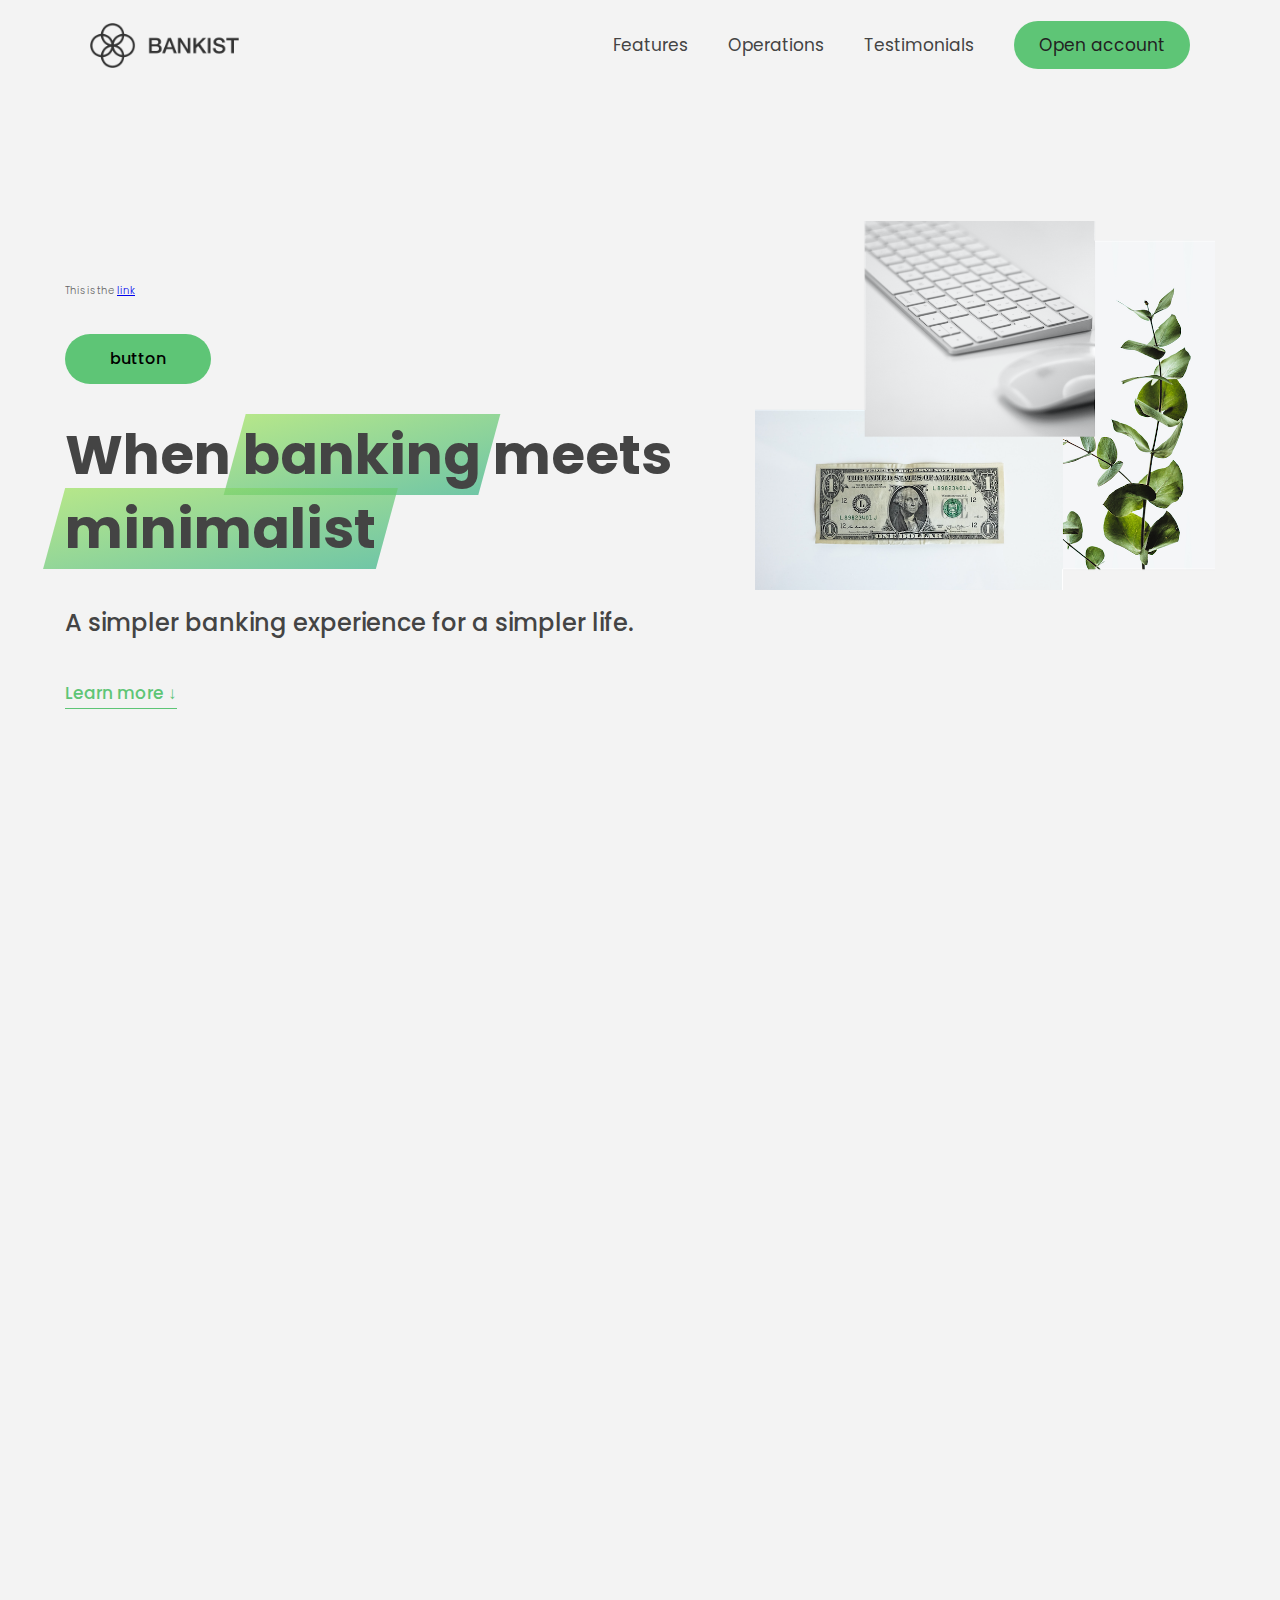
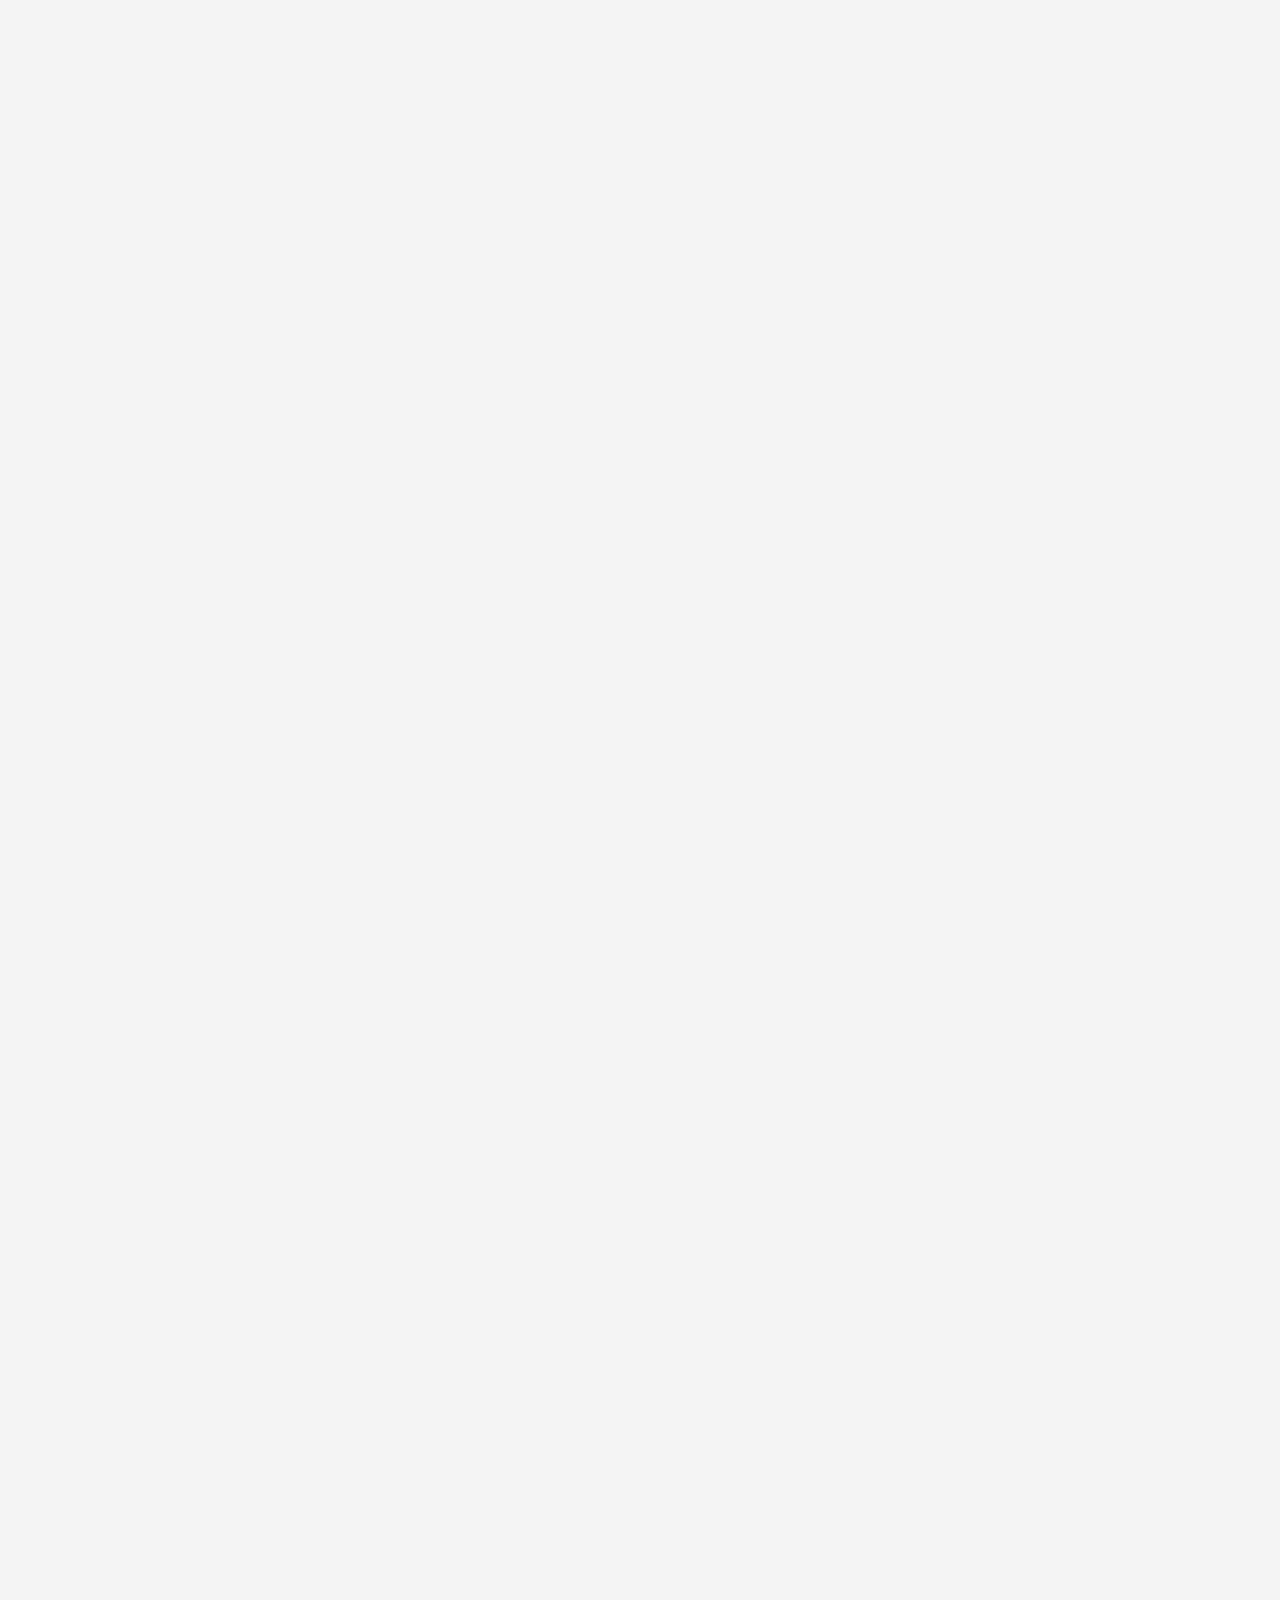
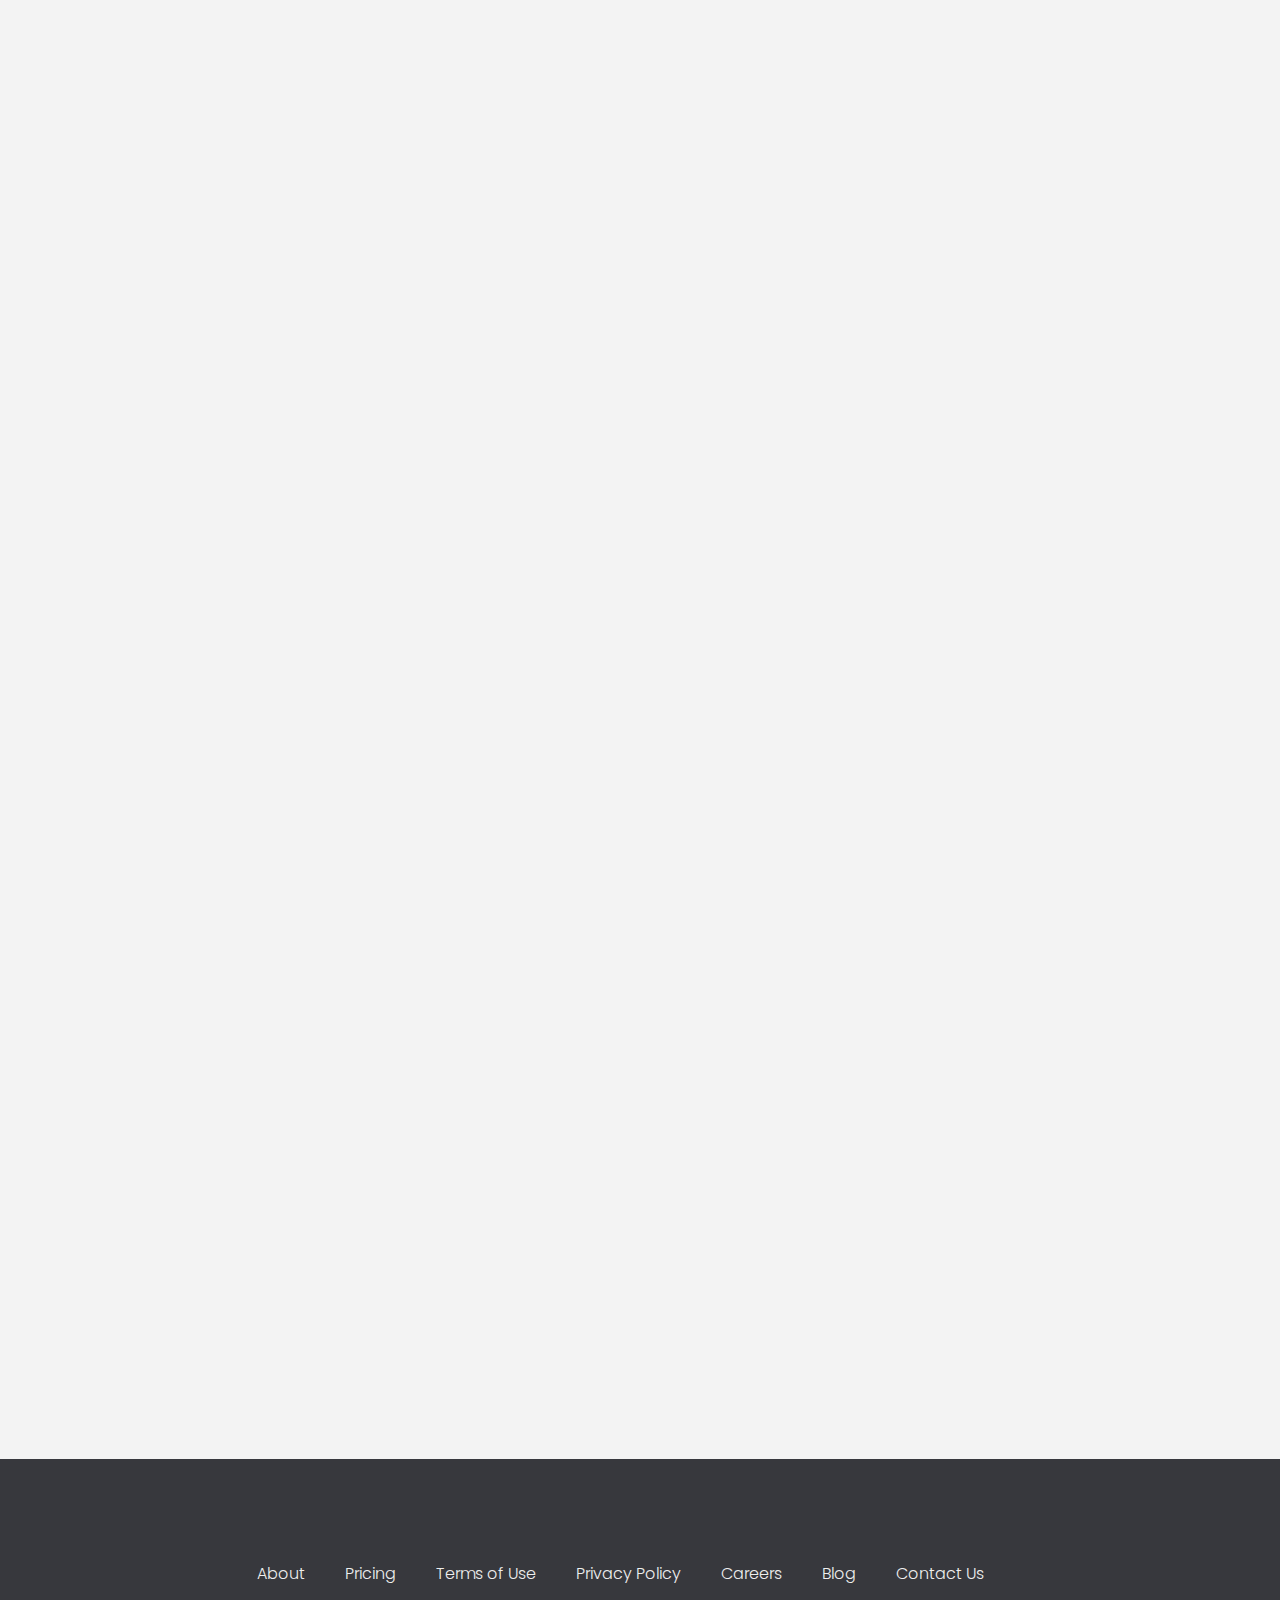
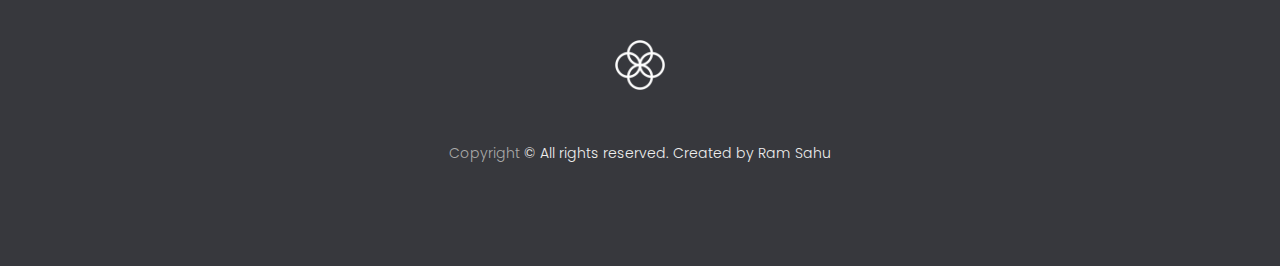
<file: Bank_web_Application/index.html>
<!DOCTYPE html>
<html lang="en">
  <head>
    <meta charset="UTF-8" />
    <meta name="viewport" content="width=device-width, initial-scale=1.0" />
    <meta http-equiv="X-UA-Compatible" content="ie=edge" />
    <link rel="shortcut icon" type="image/png" href="img/icon.png" />

    <link
      href="https://fonts.googleapis.com/css?family=Poppins:300,400,500,600&display=swap"
      rel="stylesheet"
    />
    <link rel="stylesheet" href="style.css" />
    <title>Bankist | When Banking meets Minimalist</title>
  </head>
  <body>
    <header class="header">
      <nav class="nav">
        <img
          src="img/logo.png"
          alt="Bankist logo"
          class="nav__logo"
          id="logo"
        />
        <ul class="nav__links">
          <li class="nav__item">
            <a class="nav__link" href="#section--1">Features</a>
          </li>
          <li class="nav__item">
            <a class="nav__link" href="#section--2">Operations</a>
          </li>
          <li class="nav__item">
            <a class="nav__link" href="#section--3">Testimonials</a>
          </li>
          <li class="nav__item">
            <a class="nav__link nav__link--btn btn--show-modal" href="#"
              >Open account</a
            >
          </li>
        </ul>
      </nav>

      <div class="header__title">
        <div class="container">
          <p class="para">This is the <a class="link" href="#block">link</a></p>
        </div>
        <button class="btn">button</button>

        <h1>
          When
          <!-- Green highlight effect -->
          <span class="highlight">banking</span>
          meets<br />
          <span class="highlight">minimalist</span>
        </h1>
        <h4>A simpler banking experience for a simpler life.</h4>
        <button class="btn--text btn--scroll-to">Learn more &DownArrow;</button>
        <img
          src="img/hero.png"
          class="header__img"
          alt="Minimalist bank items"
        />
      </div>
    </header>

    <section class="section" id="section--1">
      <div class="section__title">
        <h2 class="section__description">Features</h2>
        <h3 class="section__header">
          Everything you need in a modern bank and more.
        </h3>
      </div>

      <div class="features">
        <img
          src="img/digital-lazy.jpg"
          data-src="img/digital.jpg"
          alt="Computer"
          class="features__img lazy-img"
        />
        <div class="features__feature">
          <div class="features__icon">
            <svg>
              <use xlink:href="img/icons.svg#icon-monitor"></use>
            </svg>
          </div>
          <h5 class="features__header">100% digital bank</h5>
          <p>
            Lorem ipsum dolor sit amet consectetur adipisicing elit. Unde alias
            sint quos? Accusantium a fugiat porro reiciendis saepe quibusdam
            debitis ducimus.
          </p>
        </div>

        <div class="features__feature">
          <div class="features__icon">
            <svg>
              <use xlink:href="img/icons.svg#icon-trending-up"></use>
            </svg>
          </div>
          <h5 class="features__header">Watch your money grow</h5>
          <p>
            Nesciunt quos autem dolorum voluptates cum dolores dicta fuga
            inventore ab? Nulla incidunt eius numquam sequi iste pariatur
            quibusdam!
          </p>
        </div>
        <img
          src="img/grow-lazy.jpg"
          data-src="img/grow.jpg"
          alt="Plant"
          class="features__img lazy-img"
        />

        <img
          src="img/card-lazy.jpg"
          data-src="img/card.jpg"
          alt="Credit card"
          class="features__img lazy-img"
        />
        <div class="features__feature">
          <div class="features__icon">
            <svg>
              <use xlink:href="img/icons.svg#icon-credit-card"></use>
            </svg>
          </div>
          <h5 class="features__header">Free debit card included</h5>
          <p>
            Quasi, fugit in cumque cupiditate reprehenderit debitis animi enim
            eveniet consequatur odit quam quos possimus assumenda dicta fuga
            inventore ab.
          </p>
        </div>
      </div>
    </section>

    <section class="section" id="section--2">
      <div class="section__title">
        <h2 class="section__description">Operations</h2>
        <h3 class="section__header">
          Everything as simple as possible, but no simpler.
        </h3>
      </div>

      <div class="operations">
        <div class="operations__tab-container">
          <button
            class="btn operations__tab operations__tab--1 operations__tab--active"
            data-tab="1"
          >
            <span>01</span>Instant Transfers
          </button>
          <button class="btn operations__tab operations__tab--2" data-tab="2">
            <span>02</span>Instant Loans
          </button>
          <button class="btn operations__tab operations__tab--3" data-tab="3">
            <span>03</span>Instant Closing
          </button>
        </div>
        <div
          class="operations__content operations__content--1 operations__content--active"
        >
          <div class="operations__icon operations__icon--1">
            <svg>
              <use xlink:href="img/icons.svg#icon-upload"></use>
            </svg>
          </div>
          <h5 class="operations__header">
            Tranfser money to anyone, instantly! No fees, no BS.
          </h5>
          <p>
            Lorem ipsum dolor sit amet, consectetur adipisicing elit, sed do
            eiusmod tempor incididunt ut labore et dolore magna aliqua. Ut enim
            ad minim veniam, quis nostrud exercitation ullamco laboris nisi ut
            aliquip ex ea commodo consequat.
          </p>
        </div>

        <div class="operations__content operations__content--2">
          <div class="operations__icon operations__icon--2">
            <svg>
              <use xlink:href="img/icons.svg#icon-home"></use>
            </svg>
          </div>
          <h5 class="operations__header">
            Buy a home or make your dreams come true, with instant loans.
          </h5>
          <p>
            Duis aute irure dolor in reprehenderit in voluptate velit esse
            cillum dolore eu fugiat nulla pariatur. Excepteur sint occaecat
            cupidatat non proident, sunt in culpa qui officia deserunt mollit
            anim id est laborum.
          </p>
        </div>
        <div class="operations__content operations__content--3">
          <div class="operations__icon operations__icon--3">
            <svg>
              <use xlink:href="img/icons.svg#icon-user-x"></use>
            </svg>
          </div>
          <h5 class="operations__header">
            No longer need your account? No problem! Close it instantly.
          </h5>
          <p>
            Excepteur sint occaecat cupidatat non proident, sunt in culpa qui
            officia deserunt mollit anim id est laborum. Ut enim ad minim
            veniam, quis nostrud exercitation ullamco laboris nisi ut aliquip ex
            ea commodo consequat.
          </p>
        </div>
      </div>
    </section>

    <section class="section" id="section--3">
      <div class="section__title section__title--testimonials">
        <h2 class="section__description">Not sure yet?</h2>
        <h3 class="section__header">
          Millions of Bankists are already making their lifes simpler.
        </h3>
      </div>

      <div class="slider">
        <div class="slide slide--1">
          <div class="testimonial">
            <h5 class="testimonial__header">Best financial decision ever!</h5>
            <blockquote class="testimonial__text">
              Lorem ipsum dolor sit, amet consectetur adipisicing elit.
              Accusantium quas quisquam non? Quas voluptate nulla minima
              deleniti optio ullam nesciunt, numquam corporis et asperiores
              laboriosam sunt, praesentium suscipit blanditiis. Necessitatibus
              id alias reiciendis, perferendis facere pariatur dolore veniam
              autem esse non voluptatem saepe provident nihil molestiae.
            </blockquote>
            <address class="testimonial__author">
              <img src="img/user-1.jpg" alt="" class="testimonial__photo" />
              <h6 class="testimonial__name">Aarav Lynn</h6>
              <p class="testimonial__location">San Francisco, USA</p>
            </address>
          </div>
        </div>

        <div class="slide slide--2">
          <div class="testimonial">
            <h5 class="testimonial__header">
              The last step to becoming a complete minimalist
            </h5>
            <blockquote class="testimonial__text">
              Quisquam itaque deserunt ullam, quia ea repellendus provident,
              ducimus neque ipsam modi voluptatibus doloremque, corrupti
              laborum. Incidunt numquam perferendis veritatis neque repellendus.
              Lorem, ipsum dolor sit amet consectetur adipisicing elit. Illo
              deserunt exercitationem deleniti.
            </blockquote>
            <address class="testimonial__author">
              <img src="img/user-2.jpg" alt="" class="testimonial__photo" />
              <h6 class="testimonial__name">Miyah Miles</h6>
              <p class="testimonial__location">London, UK</p>
            </address>
          </div>
        </div>

        <div class="slide slide--3">
          <div class="testimonial">
            <h5 class="testimonial__header">
              Finally free from old-school banks
            </h5>
            <blockquote class="testimonial__text">
              Debitis, nihil sit minus suscipit magni aperiam vel tenetur
              incidunt commodi architecto numquam omnis nulla autem,
              necessitatibus blanditiis modi similique quidem. Odio aliquam
              culpa dicta beatae quod maiores ipsa minus consequatur error sunt,
              deleniti saepe aliquid quos inventore sequi. Necessitatibus id
              alias reiciendis, perferendis facere.
            </blockquote>
            <address class="testimonial__author">
              <img src="img/user-3.jpg" alt="" class="testimonial__photo" />
              <h6 class="testimonial__name">Francisco Gomes</h6>
              <p class="testimonial__location">Lisbon, Portugal</p>
            </address>
          </div>
        </div>

        <!-- <div class="slide"><img src="img/img-1.jpg" alt="Photo 1" /></div>
        <div class="slide"><img src="img/img-2.jpg" alt="Photo 2" /></div>
        <div class="slide"><img src="img/img-3.jpg" alt="Photo 3" /></div>
        <div class="slide"><img src="img/img-4.jpg" alt="Photo 4" /></div>-->
        <button class="slider__btn slider__btn--left">&larr;</button>
        <button class="slider__btn slider__btn--right">&rarr;</button>
        <div class="dots"></div>
      </div>
    </section>

    <section class="section section--sign-up">
      <div class="section__title">
        <h3 class="section__header">
          The best day to join Bankist was one year ago. The second best is
          today!
        </h3>
      </div>
      <button class="btn btn--show-modal">Open your free account today!</button>
    </section>

    <footer class="footer">
      <ul class="footer__nav">
        <li class="footer__item">
          <a class="footer__link" href="#">About</a>
        </li>
        <li class="footer__item">
          <a class="footer__link" href="#">Pricing</a>
        </li>
        <li class="footer__item">
          <a class="footer__link" href="#">Terms of Use</a>
        </li>
        <li class="footer__item">
          <a class="footer__link" href="#">Privacy Policy</a>
        </li>
        <li class="footer__item">
          <a class="footer__link" href="#">Careers</a>
        </li>
        <li class="footer__item">
          <a class="footer__link" href="#">Blog</a>
        </li>
        <li class="footer__item">
          <a class="footer__link" href="#">Contact Us</a>
        </li>
      </ul>
      <img src="img/icon.png" alt="Logo" class="footer__logo" />
      <p class="footer__copyright">
      Copyright
        <a
          class="footer__link twitter-link"
          target="_blank"
          href="https://twitter.com/NotChunkyCode"
          > © All rights reserved. Created by Ram Sahu</a>


      </p>
    </footer>

    <div class="modal hidden">
      <button class="btn--close-modal">&times;</button>
      <h2 class="modal__header">
        Open your bank account <br />
        in just <span class="highlight">5 minutes</span>
      </h2>
      <form class="modal__form">
        <label>First Name</label>
        <input type="text" />
        <label>Last Name</label>
        <input type="text" />
        <label>Email Address</label>
        <input type="email" />
        <button class="btn">Next step &rarr;</button>
      </form>
    </div>
    <div class="overlay hidden"></div>

    <script src="script.js"></script>
  </body>
</html>
</file>
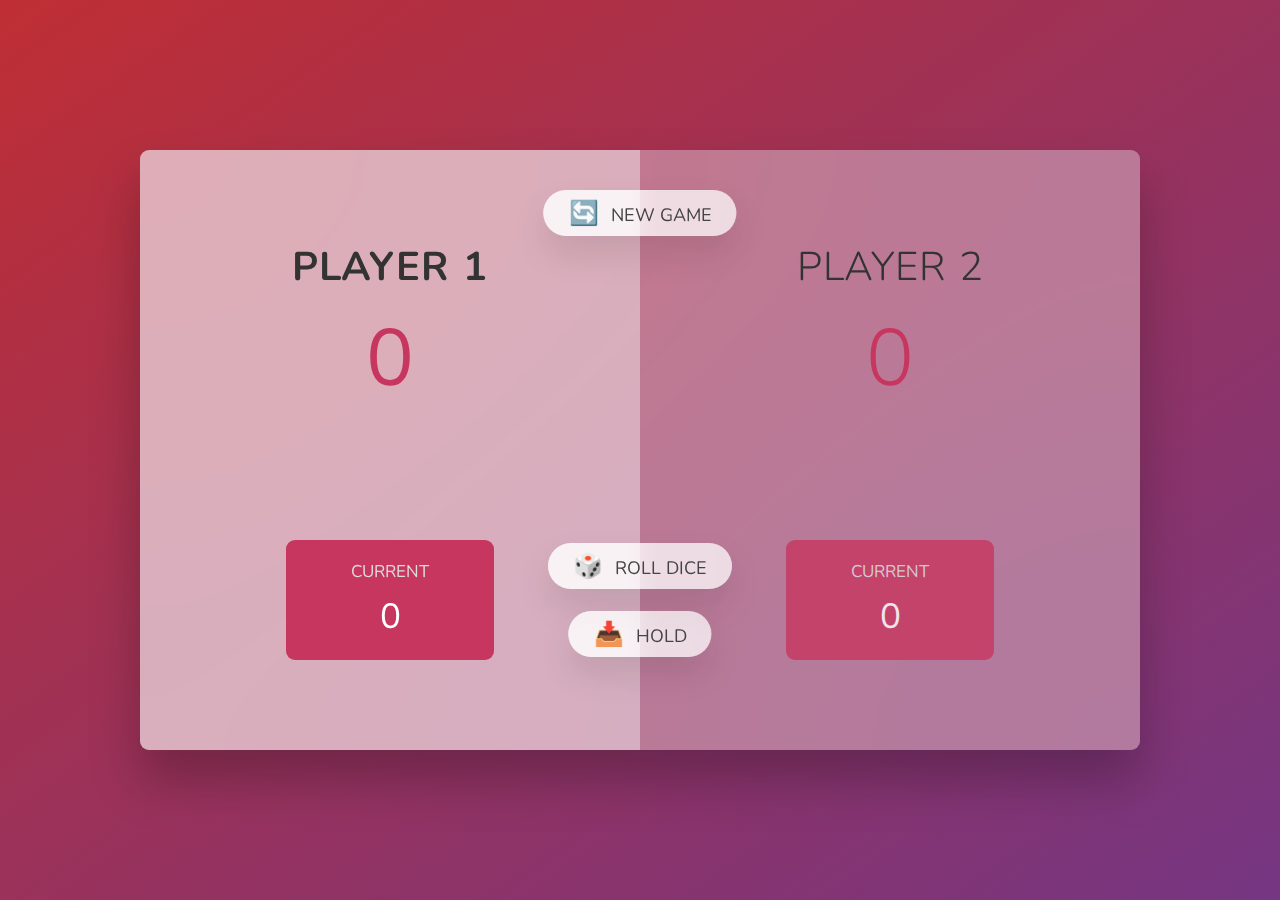
<file: First_100_pts_winner_Dice_game/index.html>
<!DOCTYPE html>
<html lang="en">
  <head>
    <meta charset="UTF-8" />
    <meta name="viewport" content="width=device-width, initial-scale=1.0" />
    <meta http-equiv="X-UA-Compatible" content="ie=edge" />
    <link rel="stylesheet" href="style.css" />
    <title>Pig Game</title>
  </head>
  <body>
    <main>
      <section class="player player--0 player--active">
        <h2 class="name" id="name--0">Player 1</h2>
        <p class="score" id="score--0">43</p>
        <div class="current">
          <p class="current-label">Current</p>
          <p class="current-score" id="current--0">0</p>
        </div>
      </section>
      <section class="player player--1">
        <h2 class="name" id="name--1">Player 2</h2>
        <p class="score" id="score--1">24</p>
        <div class="current">
          <p class="current-label">Current</p>
          <p class="current-score" id="current--1">0</p>
        </div>
      </section>

      <img src="dice-5.png" alt="Playing dice" class="dice" />
      <button class="btn btn--new">🔄 New game</button>
      <button class="btn btn--roll">🎲 Roll dice</button>
      <button class="btn btn--hold">📥 Hold</button>
    </main>
    <script src="script.js"></script>
  </body>
</html>
</file>
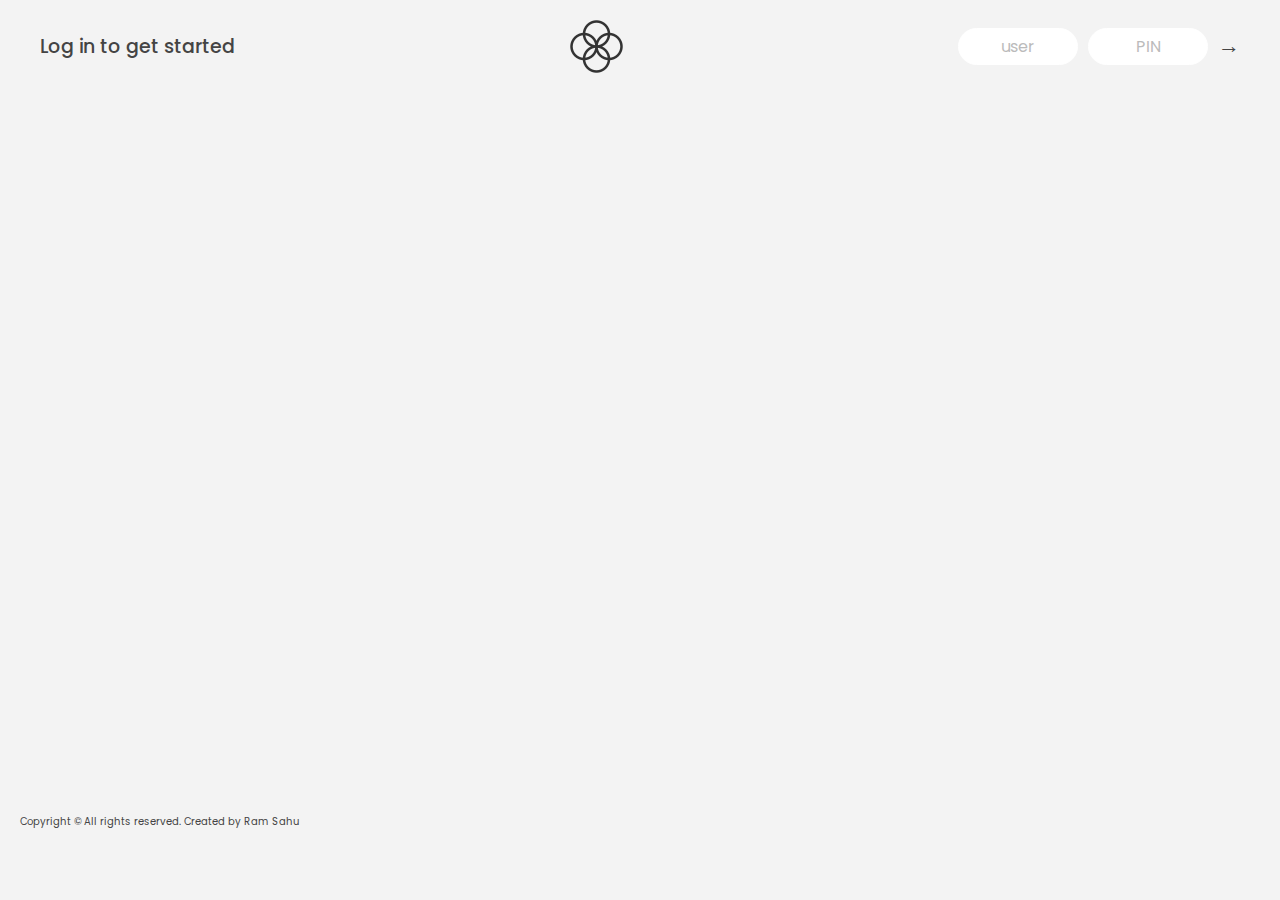
<file: Online Payment/index.html>
<!DOCTYPE html>
<html lang="en">
  <head>
    <meta charset="UTF-8" />
    <meta name="viewport" content="width=device-width, initial-scale=1.0" />
    <meta http-equiv="X-UA-Compatible" content="ie=edge" />
    <link rel="shortcut icon" type="image/png" href="/icon.png" />

    <link
      href="https://fonts.googleapis.com/css?family=Poppins:400,500,600&display=swap"
      rel="stylesheet"
    />

    <link rel="stylesheet" href="style.css" />
    <title>Bankist</title>
  </head>
  <body>
    <!-- TOP NAVIGATION -->
    <nav>
      <p class="welcome">Log in to get started</p>
      <img src="logo.png" alt="Logo" class="logo" />
      <form class="login">
        <input
          type="text"
          placeholder="user"
          class="login__input login__input--user"
        />
        <!-- In practice, use type="password" -->
        <input
          type="text"
          placeholder="PIN"
          maxlength="4"
          class="login__input login__input--pin"
        />
        <button class="login__btn">&rarr;</button>
      </form>
    </nav>

    <main class="app">
      <!-- BALANCE -->
      <div class="balance">
        <div>
          <p class="balance__label">Current balance</p>
          <p class="balance__date">
            As of <span class="date">05/03/2037</span>
          </p>
        </div>
        <p class="balance__value">0000€</p>
      </div>

      <!-- MOVEMENTS -->
      <div class="movements">
        <div class="movements__row">
          <div class="movements__type movements__type--deposit">2 deposit</div>
          <div class="movements__date">3 days ago</div>
          <div class="movements__value">4 000€</div>
        </div>

        <div class="movements__row">
          <div class="movements__type movements__type--withdrawal">
            1 withdrawal
          </div>
          <div class="movements__date">24/01/2037</div>
          <div class="movements__value">-378€</div>
        </div>
      </div>

      <!-- SUMMARY -->
      <div class="summary">
        <p class="summary__label">In</p>
        <p class="summary__value summary__value--in">0000€</p>
        <p class="summary__label">Out</p>
        <p class="summary__value summary__value--out">0000€</p>
        <p class="summary__label">Interest</p>
        <p class="summary__value summary__value--interest">0000€</p>
        <button class="btn--sort">&downarrow; SORT</button>
      </div>

      <!-- OPERATION: TRANSFERS -->
      <div class="operation operation--transfer">
        <h2>Transfer money</h2>
        <form class="form form--transfer">
          <input type="text" class="form__input form__input--to" />
          <input type="number" class="form__input form__input--amount" />
          <button class="form__btn form__btn--transfer">&rarr;</button>
          <label class="form__label">Transfer to</label>
          <label class="form__label">Amount</label>
        </form>
      </div>

      <!-- OPERATION: LOAN -->
      <div class="operation operation--loan">
        <h2>Request loan</h2>
        <form class="form form--loan">
          <input type="number" class="form__input form__input--loan-amount" />
          <button class="form__btn form__btn--loan">&rarr;</button>
          <label class="form__label form__label--loan">Amount</label>
        </form>
      </div>

      <!-- OPERATION: CLOSE -->
      <div class="operation operation--close">
        <h2>Close account</h2>
        <form class="form form--close">
          <input type="text" class="form__input form__input--user" />
          <input
            type="password"
            maxlength="6"
            class="form__input form__input--pin"
          />
          <button class="form__btn form__btn--close">&rarr;</button>
          <label class="form__label">Confirm user</label>
          <label class="form__label">Confirm PIN</label>
        </form>
      </div>

      <!-- LOGOUT TIMER -->
      <p class="logout-timer">
        You will be logged out in <span class="timer">05:00</span>
      </p>
    </main>

    <footer>
     Copyright © All rights reserved. Created by Ram Sahu
    </footer>

    <script src="script.js"></script>
  </body>
</html>
</file>
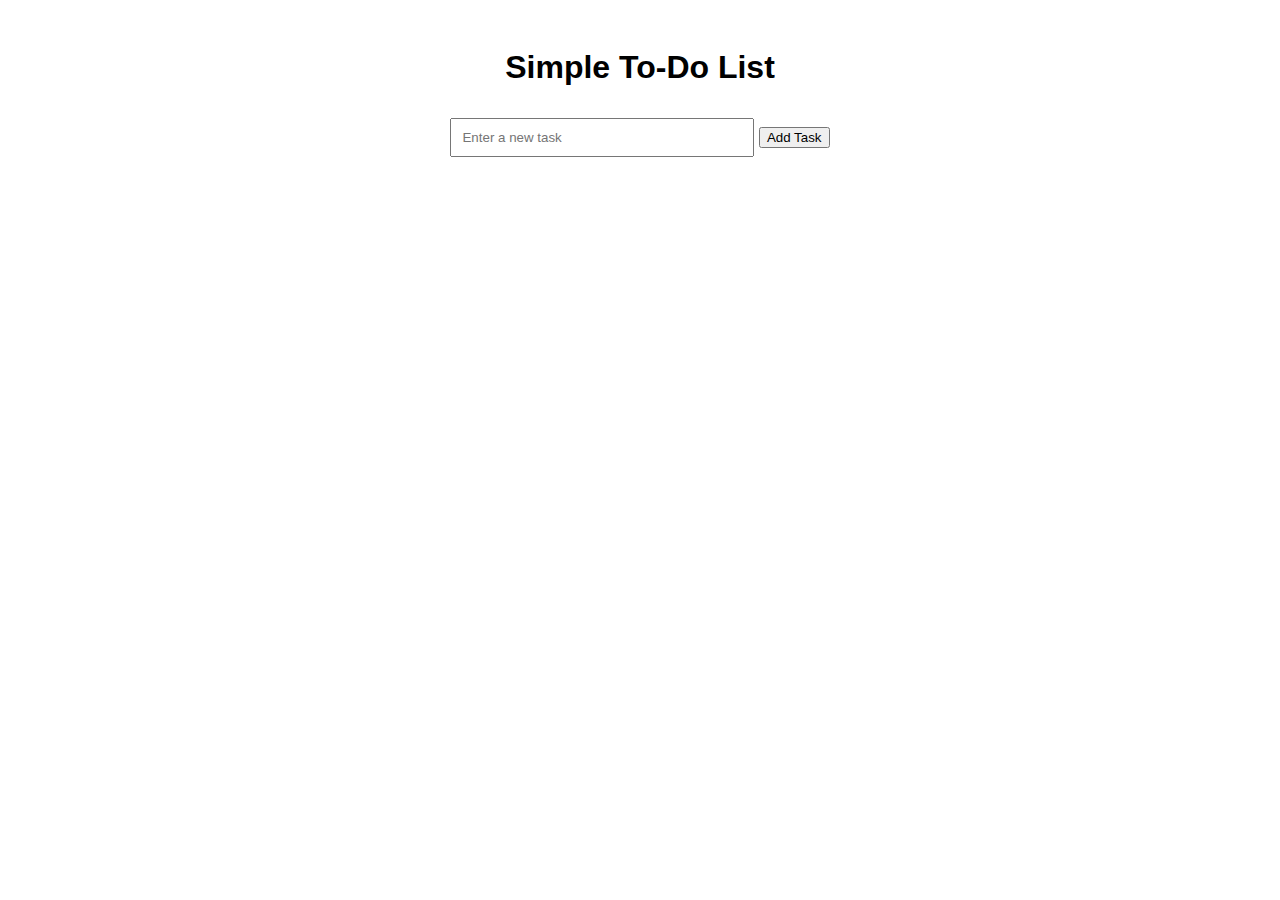
<file: todoList/index.html>
<!DOCTYPE html>
<html lang="en">

<head>
    <meta charset="UTF-8">
    <meta name="viewport" content="width=device-width, initial-scale=1.0">
    <title>Simple To-Do List</title>
    <style>
        body {
            font-family: Arial, sans-serif;
            padding: 20px;
        }

        .todo-container {
            max-width: 400px;
            margin: 0 auto;
            text-align: center;
        }

        input[type="text"] {
            width: 70%;
            padding: 10px;
            margin: 10px 0;
        }

        ul {
            list-style-type: none;
            padding: 0;
        }

        li {
            background-color: #f4f4f4;
            margin: 5px 0;
            padding: 10px;
            border-radius: 5px;
            display: flex;
            justify-content: space-between;
            align-items: center;
        }

        .remove-btn {
            background-color: red;
            color: white;
            border: none;
            padding: 5px;
            cursor: pointer;
        }
    </style>
</head>

<body>

    <div class="todo-container">
        <h1>Simple To-Do List</h1>
        <input type="text" id="task-input" placeholder="Enter a new task">
        <button id="add-task-btn">Add Task</button>
        <ul id="todo-list"></ul>
    </div>

    <script src="script.js"></script>
</body>

</html>
</file>
<file: Bank_web_Application/style.css>
/* The page is NOT responsive. You can implement responsiveness yourself if you wanna have some fun 😃 */

:root {
  --color-primary: #5ec576;
  --color-secondary: #ffcb03;
  --color-tertiary: #ff585f;
  --color-primary-darker: #4bbb7d;
  --color-secondary-darker: #ffbb00;
  --color-tertiary-darker: #fd424b;
  --color-primary-opacity: #5ec5763a;
  --color-secondary-opacity: #ffcd0331;
  --color-tertiary-opacity: #ff58602d;
  --gradient-primary: linear-gradient(to top left, #39b385, #9be15d);
  --gradient-secondary: linear-gradient(to top left, #ffb003, #ffcb03);
}

* {
  margin: 0;
  padding: 0;
  box-sizing: inherit;
}

html {
  font-size: 62.5%;
  box-sizing: border-box;
}

body {
  font-family: 'Poppins', sans-serif;
  font-weight: 300;
  color: #444;
  line-height: 1.9;
  background-color: #f3f3f3;
}

/* GENERAL ELEMENTS */
.section {
  padding: 15rem 3rem;
  border-top: 1px solid #ddd;

  transition: transform 1s, opacity 1s;
}

.section--hidden {
  opacity: 0;
  transform: translateY(8rem);
}

.section__title {
  max-width: 80rem;
  margin: 0 auto 8rem auto;
}

.section__description {
  font-size: 1.8rem;
  font-weight: 600;
  text-transform: uppercase;
  color: var(--color-primary);
  margin-bottom: 1rem;
}

.section__header {
  font-size: 4rem;
  line-height: 1.3;
  font-weight: 500;
}

.btn {
  display: inline-block;
  background-color: var(--color-primary);
  font-size: 1.6rem;
  font-family: inherit;
  font-weight: 500;
  border: none;
  padding: 1.25rem 4.5rem;
  border-radius: 10rem;
  cursor: pointer;
  transition: all 0.3s;
}

.btn:hover {
  background-color: var(--color-primary-darker);
}

.btn--text {
  display: inline-block;
  background: none;
  font-size: 1.7rem;
  font-family: inherit;
  font-weight: 500;
  color: var(--color-primary);
  border: none;
  border-bottom: 1px solid currentColor;
  padding-bottom: 2px;
  cursor: pointer;
  transition: all 0.3s;
}

p {
  color: #666;
}

/* This is BAD for accessibility! Don't do in the real world! */
button:focus {
  outline: none;
}

img {
  transition: filter 0.5s;
}

.lazy-img {
  filter: blur(20px);
}

/* NAVIGATION */
.nav {
  display: flex;
  justify-content: space-between;
  align-items: center;
  height: 9rem;
  width: 100%;
  padding: 0 6rem;
  z-index: 100;
}

/* nav and stickly class at the same time */
.nav.sticky {
  position: fixed;
  background-color: rgba(255, 255, 255, 0.95);
}

.nav__logo {
  height: 4.5rem;
  transition: all 0.3s;
}

.nav__links {
  display: flex;
  align-items: center;
  list-style: none;
}

.nav__item {
  margin-left: 4rem;
}

.nav__link:link,
.nav__link:visited {
  font-size: 1.7rem;
  font-weight: 400;
  color: inherit;
  text-decoration: none;
  display: block;
  transition: all 0.3s;
}

.nav__link--btn:link,
.nav__link--btn:visited {
  padding: 0.8rem 2.5rem;
  border-radius: 3rem;
  background-color: var(--color-primary);
  color: #222;
}

.nav__link--btn:hover,
.nav__link--btn:active {
  color: inherit;
  background-color: var(--color-primary-darker);
  color: #333;
}

/* HEADER */
.header {
  padding: 0 3rem;
  height: 100vh;
  display: flex;
  flex-direction: column;
  align-items: center;
}

.header__title {
  flex: 1;

  max-width: 115rem;
  display: grid;
  grid-template-columns: 3fr 2fr;
  row-gap: 3rem;
  align-content: center;
  justify-content: center;

  align-items: start;
  justify-items: start;
}

h1 {
  font-size: 5.5rem;
  line-height: 1.35;
}

h4 {
  font-size: 2.4rem;
  font-weight: 500;
}

.header__img {
  width: 100%;
  grid-column: 2 / 3;
  grid-row: 1 / span 4;
  transform: translateY(-6rem);
}

.highlight {
  position: relative;
}

.highlight::after {
  display: block;
  content: '';
  position: absolute;
  bottom: 0;
  left: 0;
  height: 100%;
  width: 100%;
  z-index: -1;
  opacity: 0.7;
  transform: scale(1.07, 1.05) skewX(-15deg);
  background-image: var(--gradient-primary);
}

/* FEATURES */
.features {
  display: grid;
  grid-template-columns: 1fr 1fr;
  gap: 4rem;
  margin: 0 12rem;
}

.features__img {
  width: 100%;
}

.features__feature {
  align-self: center;
  justify-self: center;
  width: 70%;
  font-size: 1.5rem;
}

.features__icon {
  display: flex;
  align-items: center;
  justify-content: center;
  background-color: var(--color-primary-opacity);
  height: 5.5rem;
  width: 5.5rem;
  border-radius: 50%;
  margin-bottom: 2rem;
}

.features__icon svg {
  height: 2.5rem;
  width: 2.5rem;
  fill: var(--color-primary);
}

.features__header {
  font-size: 2rem;
  margin-bottom: 1rem;
}

/* OPERATIONS */
.operations {
  max-width: 100rem;
  margin: 12rem auto 0 auto;

  background-color: #fff;
}

.operations__tab-container {
  display: flex;
  justify-content: center;
}

.operations__tab {
  margin-right: 2.5rem;
  transform: translateY(-50%);
}

.operations__tab span {
  margin-right: 1rem;
  font-weight: 600;
  display: inline-block;
}

.operations__tab--1 {
  background-color: var(--color-secondary);
}

.operations__tab--1:hover {
  background-color: var(--color-secondary-darker);
}

.operations__tab--3 {
  background-color: var(--color-tertiary);
  margin: 0;
}

.operations__tab--3:hover {
  background-color: var(--color-tertiary-darker);
}

.operations__tab--active {
  transform: translateY(-66%);
}

.operations__content {
  display: none;

  /* JUST PRESENTATIONAL */
  font-size: 1.7rem;
  padding: 2.5rem 7rem 6.5rem 7rem;
}

.operations__content--active {
  display: grid;
  grid-template-columns: 7rem 1fr;
  column-gap: 3rem;
  row-gap: 0.5rem;
}

.operations__header {
  font-size: 2.25rem;
  font-weight: 500;
  align-self: center;
}

.operations__icon {
  display: flex;
  align-items: center;
  justify-content: center;
  height: 7rem;
  width: 7rem;
  border-radius: 50%;
}

.operations__icon svg {
  height: 2.75rem;
  width: 2.75rem;
}

.operations__content p {
  grid-column: 2;
}

.operations__icon--1 {
  background-color: var(--color-secondary-opacity);
}
.operations__icon--2 {
  background-color: var(--color-primary-opacity);
}
.operations__icon--3 {
  background-color: var(--color-tertiary-opacity);
}
.operations__icon--1 svg {
  fill: var(--color-secondary-darker);
}
.operations__icon--2 svg {
  fill: var(--color-primary);
}
.operations__icon--3 svg {
  fill: var(--color-tertiary);
}

/* SLIDER */
.slider {
  max-width: 100rem;
  height: 50rem;
  margin: 0 auto;
  position: relative;

  /* IN THE END */
  overflow: hidden;
}

.slide {
  position: absolute;
  top: 0;
  width: 100%;
  height: 50rem;

  display: flex;
  align-items: center;
  justify-content: center;

  /* THIS creates the animation! */
  transition: transform 1s;
}

.slide > img {
  /* Only for images that have different size than slide */
  width: 100%;
  height: 100%;
  object-fit: cover;
}

.slider__btn {
  position: absolute;
  top: 50%;
  z-index: 10;

  border: none;
  background: rgba(255, 255, 255, 0.7);
  font-family: inherit;
  color: #333;
  border-radius: 50%;
  height: 5.5rem;
  width: 5.5rem;
  font-size: 3.25rem;
  cursor: pointer;
}

.slider__btn--left {
  left: 6%;
  transform: translate(-50%, -50%);
}

.slider__btn--right {
  right: 6%;
  transform: translate(50%, -50%);
}

.dots {
  position: absolute;
  bottom: 5%;
  left: 50%;
  transform: translateX(-50%);
  display: flex;
}

.dots__dot {
  border: none;
  background-color: #b9b9b9;
  opacity: 0.7;
  height: 1rem;
  width: 1rem;
  border-radius: 50%;
  margin-right: 1.75rem;
  cursor: pointer;
  transition: all 0.5s;

  /* Only necessary when overlying images */
  /* box-shadow: 0 0.6rem 1.5rem rgba(0, 0, 0, 0.7); */
}

.dots__dot:last-child {
  margin: 0;
}

.dots__dot--active {
  /* background-color: #fff; */
  background-color: #888;
  opacity: 1;
}

/* TESTIMONIALS */
.testimonial {
  width: 65%;
  position: relative;
}

.testimonial::before {
  content: '\201C';
  position: absolute;
  top: -5.7rem;
  left: -6.8rem;
  line-height: 1;
  font-size: 20rem;
  font-family: inherit;
  color: var(--color-primary);
  z-index: -1;
}

.testimonial__header {
  font-size: 2.25rem;
  font-weight: 500;
  margin-bottom: 1.5rem;
}

.testimonial__text {
  font-size: 1.7rem;
  margin-bottom: 3.5rem;
  color: #666;
}

.testimonial__author {
  margin-left: 3rem;
  font-style: normal;

  display: grid;
  grid-template-columns: 6.5rem 1fr;
  column-gap: 2rem;
}

.testimonial__photo {
  grid-row: 1 / span 2;
  width: 6.5rem;
  border-radius: 50%;
}

.testimonial__name {
  font-size: 1.7rem;
  font-weight: 500;
  align-self: end;
  margin: 0;
}

.testimonial__location {
  font-size: 1.5rem;
}

.section__title--testimonials {
  margin-bottom: 4rem;
}

/* SIGNUP */
.section--sign-up {
  background-color: #37383d;
  border-top: none;
  border-bottom: 1px solid #444;
  text-align: center;
  padding: 10rem 3rem;
}

.section--sign-up .section__header {
  color: #fff;
  text-align: center;
}

.section--sign-up .section__title {
  margin-bottom: 6rem;
}

.section--sign-up .btn {
  font-size: 1.9rem;
  padding: 2rem 5rem;
}

/* FOOTER */
.footer {
  padding: 10rem 3rem;
  background-color: #37383d;
}

.footer__nav {
  list-style: none;
  display: flex;
  justify-content: center;
  margin-bottom: 5rem;
}

.footer__item {
  margin-right: 4rem;
}

.footer__link {
  font-size: 1.6rem;
  color: #eee;
  text-decoration: none;
}

.footer__logo {
  height: 5rem;
  display: block;
  margin: 0 auto;
  margin-bottom: 5rem;
}

.footer__copyright {
  font-size: 1.4rem;
  color: #aaa;
  text-align: center;
}

.footer__copyright .footer__link {
  font-size: 1.4rem;
}

/* MODAL WINDOW */
.modal {
  position: fixed;
  top: 50%;
  left: 50%;
  transform: translate(-50%, -50%);
  max-width: 60rem;
  background-color: #f3f3f3;
  padding: 5rem 6rem;
  box-shadow: 0 4rem 6rem rgba(0, 0, 0, 0.3);
  z-index: 1000;
  transition: all 0.5s;
}

.overlay {
  position: fixed;
  top: 0;
  left: 0;
  width: 100%;
  height: 100%;
  background-color: rgba(0, 0, 0, 0.5);
  backdrop-filter: blur(4px);
  z-index: 100;
  transition: all 0.5s;
}

.modal__header {
  font-size: 3.25rem;
  margin-bottom: 4.5rem;
  line-height: 1.5;
}

.modal__form {
  margin: 0 3rem;
  display: grid;
  grid-template-columns: 1fr 2fr;
  align-items: center;
  gap: 2.5rem;
}

.modal__form label {
  font-size: 1.7rem;
  font-weight: 500;
}

.modal__form input {
  font-size: 1.7rem;
  padding: 1rem 1.5rem;
  border: 1px solid #ddd;
  border-radius: 0.5rem;
}

.modal__form button {
  grid-column: 1 / span 2;
  justify-self: center;
  margin-top: 1rem;
}

.btn--close-modal {
  font-family: inherit;
  color: inherit;
  position: absolute;
  top: 0.5rem;
  right: 2rem;
  font-size: 4rem;
  cursor: pointer;
  border: none;
  background: none;
}

.hidden {
  visibility: hidden;
  opacity: 0;
}

/* COOKIE MESSAGE */
.cookie-message {
  display: flex;
  align-items: center;
  justify-content: space-evenly;
  width: 100%;
  background-color: white;
  color: #bbb;
  font-size: 1.5rem;
  font-weight: 400;
}
</file>
<file: First_100_pts_winner_Dice_game/style.css>
@import url('https://fonts.googleapis.com/css2?family=Nunito&display=swap');

* {
  margin: 0;
  padding: 0;
  box-sizing: inherit;
}

html {
  font-size: 62.5%;
  box-sizing: border-box;
}

body {
  font-family: 'Nunito', sans-serif;
  font-weight: 400;
  height: 100vh;
  color: #333;
  background-image: linear-gradient(to top left, #753682 0%, #bf2e34 100%);
  display: flex;
  align-items: center;
  justify-content: center;
}

/* LAYOUT */
main {
  position: relative;
  width: 100rem;
  height: 60rem;
  background-color: rgba(255, 255, 255, 0.35);
  backdrop-filter: blur(200px);
  filter: blur();
  box-shadow: 0 3rem 5rem rgba(0, 0, 0, 0.25);
  border-radius: 9px;
  overflow: hidden;
  display: flex;
}

.player {
  flex: 50%;
  padding: 9rem;
  display: flex;
  flex-direction: column;
  align-items: center;
  transition: all 0.75s;
}

/* ELEMENTS */
.name {
  position: relative;
  font-size: 4rem;
  text-transform: uppercase;
  letter-spacing: 1px;
  word-spacing: 2px;
  font-weight: 300;
  margin-bottom: 1rem;
}

.score {
  font-size: 8rem;
  font-weight: 300;
  color: #c7365f;
  margin-bottom: auto;
}

.player--active {
  background-color: rgba(255, 255, 255, 0.4);
}
.player--active .name {
  font-weight: 700;
}
.player--active .score {
  font-weight: 400;
}

.player--active .current {
  opacity: 1;
}

.current {
  background-color: #c7365f;
  opacity: 0.8;
  border-radius: 9px;
  color: #fff;
  width: 65%;
  padding: 2rem;
  text-align: center;
  transition: all 0.75s;
}

.current-label {
  text-transform: uppercase;
  margin-bottom: 1rem;
  font-size: 1.7rem;
  color: #ddd;
}

.current-score {
  font-size: 3.5rem;
}

/* ABSOLUTE POSITIONED ELEMENTS */
.btn {
  position: absolute;
  left: 50%;
  transform: translateX(-50%);
  color: #444;
  background: none;
  border: none;
  font-family: inherit;
  font-size: 1.8rem;
  text-transform: uppercase;
  cursor: pointer;
  font-weight: 400;
  transition: all 0.2s;

  background-color: white;
  background-color: rgba(255, 255, 255, 0.6);
  backdrop-filter: blur(10px);

  padding: 0.7rem 2.5rem;
  border-radius: 50rem;
  box-shadow: 0 1.75rem 3.5rem rgba(0, 0, 0, 0.1);
}

.btn::first-letter {
  font-size: 2.4rem;
  display: inline-block;
  margin-right: 0.7rem;
}

.btn--new {
  top: 4rem;
}
.btn--roll {
  top: 39.3rem;
}
.btn--hold {
  top: 46.1rem;
}

.btn:active {
  transform: translate(-50%, 3px);
  box-shadow: 0 1rem 2rem rgba(0, 0, 0, 0.15);
}

.btn:focus {
  outline: none;
}

.dice {
  position: absolute;
  left: 50%;
  top: 16.5rem;
  transform: translateX(-50%);
  height: 10rem;
  box-shadow: 0 2rem 5rem rgba(0, 0, 0, 0.2);
}

.player--winner {
  background-color: #2f2f2f;
}

.player--winner .name {
  font-weight: 700;
  color: #c7365f;
}
.hidden {
  display: none;
}
</file>
<file: Online Payment/style.css>
/*
 * Use this CSS to learn some intersting techniques,
 * in case you're wondering how I built the UI.
 * Have fun! 😁
 */

* {
  margin: 0;
  padding: 0;
  box-sizing: inherit;
}

html {
  font-size: 62.5%;
  box-sizing: border-box;
}

body {
  font-family: 'Poppins', sans-serif;
  color: #444;
  background-color: #f3f3f3;
  height: 100vh;
  padding: 2rem;
}

nav {
  display: flex;
  justify-content: space-between;
  align-items: center;
  padding: 0 2rem;
}

.welcome {
  font-size: 1.9rem;
  font-weight: 500;
}

.logo {
  height: 5.25rem;
}

.login {
  display: flex;
}

.login__input {
  border: none;
  padding: 0.5rem 2rem;
  font-size: 1.6rem;
  font-family: inherit;
  text-align: center;
  width: 12rem;
  border-radius: 10rem;
  margin-right: 1rem;
  color: inherit;
  border: 1px solid #fff;
  transition: all 0.3s;
}

.login__input:focus {
  outline: none;
  border: 1px solid #ccc;
}

.login__input::placeholder {
  color: #bbb;
}

.login__btn {
  border: none;
  background: none;
  font-size: 2.2rem;
  color: inherit;
  cursor: pointer;
  transition: all 0.3s;
}

.login__btn:hover,
.login__btn:focus,
.btn--sort:hover,
.btn--sort:focus {
  outline: none;
  color: #777;
}

/* MAIN */
.app {
  position: relative;
  max-width: 100rem;
  margin: 4rem auto;
  display: grid;
  grid-template-columns: 4fr 3fr;
  grid-template-rows: auto repeat(3, 15rem) auto;
  gap: 2rem;

  /* NOTE This creates the fade in/out anumation */
  opacity: 0;
  transition: all 1s;
}

.balance {
  grid-column: 1 / span 2;
  display: flex;
  align-items: flex-end;
  justify-content: space-between;
  margin-bottom: 2rem;
}

.balance__label {
  font-size: 2.2rem;
  font-weight: 500;
  margin-bottom: -0.2rem;
}

.balance__date {
  font-size: 1.4rem;
  color: #888;
}

.balance__value {
  font-size: 4.5rem;
  font-weight: 400;
}

/* MOVEMENTS */
.movements {
  grid-row: 2 / span 3;
  background-color: #fff;
  border-radius: 1rem;
  overflow: scroll;
}

.movements__row {
  padding: 2.25rem 4rem;
  display: flex;
  align-items: center;
  border-bottom: 1px solid #eee;
}

.movements__type {
  font-size: 1.1rem;
  text-transform: uppercase;
  font-weight: 500;
  color: #fff;
  padding: 0.1rem 1rem;
  border-radius: 10rem;
  margin-right: 2rem;
}

.movements__date {
  font-size: 1.1rem;
  text-transform: uppercase;
  font-weight: 500;
  color: #666;
}

.movements__type--deposit {
  background-image: linear-gradient(to top left, #39b385, #9be15d);
}

.movements__type--withdrawal {
  background-image: linear-gradient(to top left, #e52a5a, #ff585f);
}

.movements__value {
  font-size: 1.7rem;
  margin-left: auto;
}

/* SUMMARY */
.summary {
  grid-row: 5 / 6;
  display: flex;
  align-items: baseline;
  padding: 0 0.3rem;
  margin-top: 1rem;
}

.summary__label {
  font-size: 1.2rem;
  font-weight: 500;
  text-transform: uppercase;
  margin-right: 0.8rem;
}

.summary__value {
  font-size: 2.2rem;
  margin-right: 2.5rem;
}

.summary__value--in,
.summary__value--interest {
  color: #66c873;
}

.summary__value--out {
  color: #f5465d;
}

.btn--sort {
  margin-left: auto;
  border: none;
  background: none;
  font-size: 1.3rem;
  font-weight: 500;
  cursor: pointer;
}

/* OPERATIONS */
.operation {
  border-radius: 1rem;
  padding: 3rem 4rem;
  color: #333;
}

.operation--transfer {
  background-image: linear-gradient(to top left, #ffb003, #ffcb03);
}

.operation--loan {
  background-image: linear-gradient(to top left, #39b385, #9be15d);
}

.operation--close {
  background-image: linear-gradient(to top left, #e52a5a, #ff585f);
}

h2 {
  margin-bottom: 1.5rem;
  font-size: 1.7rem;
  font-weight: 600;
  color: #333;
}

.form {
  display: grid;
  grid-template-columns: 2.5fr 2.5fr 1fr;
  grid-template-rows: auto auto;
  gap: 0.4rem 1rem;
}

/* Exceptions for interst */
.form.form--loan {
  grid-template-columns: 2.5fr 1fr 2.5fr;
}
.form__label--loan {
  grid-row: 2;
}
/* End exceptions */

.form__input {
  width: 100%;
  border: none;
  background-color: rgba(255, 255, 255, 0.4);
  font-family: inherit;
  font-size: 1.5rem;
  text-align: center;
  color: #333;
  padding: 0.3rem 1rem;
  border-radius: 0.7rem;
  transition: all 0.3s;
}

.form__input:focus {
  outline: none;
  background-color: rgba(255, 255, 255, 0.6);
}

.form__label {
  font-size: 1.3rem;
  text-align: center;
}

.form__btn {
  border: none;
  border-radius: 0.7rem;
  font-size: 1.8rem;
  background-color: #fff;
  cursor: pointer;
  transition: all 0.3s;
}

.form__btn:focus {
  outline: none;
  background-color: rgba(255, 255, 255, 0.8);
}

.logout-timer {
  padding: 0 0.3rem;
  margin-top: 1.9rem;
  text-align: right;
  font-size: 1.25rem;
}

.timer {
  font-weight: 600;
}
</file>
